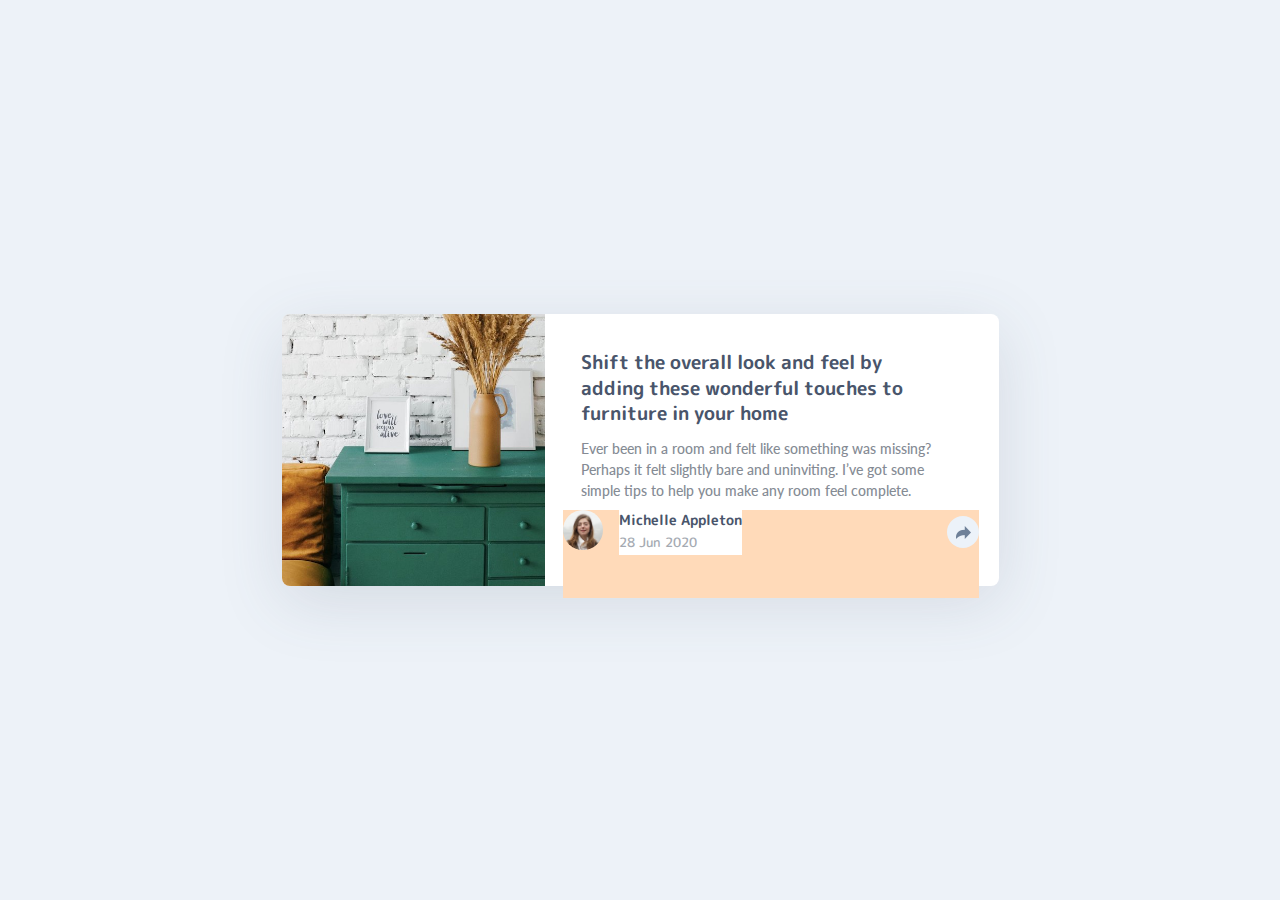
<file: article-preview-component-master/index.html>
<!DOCTYPE html>
<html lang="en">
<head>
  <meta charset="UTF-8">
  <meta name="viewport" content="width=device-width, initial-scale=1.0"> <!-- displays site properly based on user's device -->

  <link rel="icon" type="image/png" sizes="32x32" href="./images/favicon-32x32.png">
  <link href="https://fonts.googleapis.com/css2?family=Lato:wght@300;400;700;900&family=M+PLUS+Rounded+1c:wght@300;400;500;700;800&display=swap" rel="stylesheet">
  
  <link href="style.css" rel="stylesheet" type="text/css"/>  
<title>Frontend Mentor | Article preview component</title>

  <!-- Feel free to remove these styles or customise in your own stylesheet 👍 -->
  <style>
    .attribution { font-size: 11px; text-align: center; }
    .attribution a { color: hsl(228, 45%, 44%); }
  </style>
</head>
<body>
  <div class="fluid-container main">
    <div class="img-div">

    </div>
    <div class="text-content">
      <p class="heading">Shift the overall look and feel by adding these wonderful 
        touches to furniture in your home</p>
      <p class="content">
        Ever been in a room and felt like something was missing? Perhaps 
        it felt slightly bare and uninviting. I’ve got some simple tips 
        to help you make any room feel complete.
      </p>
    </div>
    <div class="footer">
        

      <div class="share-before">
       <img src="images/avatar-michelle.jpg" class="profile" height="40em" width="40em"/>
       <div class="details">
         <p class="name">Michelle Appleton</p>
         <p class="date">28 Jun 2020</p>
         
       </div>
     </div>
     <div class="share-after">
       <span class="text">S H A R E</span>
       <div class="social">
         <a href="https://www.facebook.com/"><img src="images/facebook.png" class="facebook icon"></a>
         <a href="https://twitter.com/RahaRishita"><img src="images/twitter.png" class="twitter icon"></a>
         <a href="https://in.pinterest.com/"><img src="images/pinterest.png" class="pinterest icon"></a>
         <div class="dialogue"></div>
       </div>
     </div>
     <button class="btn"><img src="./images/share-before.png" class="share-img"/></button>
   </div>
   
  
    <!--div class="attribution">
      Challenge by <a href="https://www.frontendmentor.io?ref=challenge" target="_blank">Frontend Mentor</a>. 
      Coded by <a href="#">Your Name Here</a>.
    </div-->
  </div>
  <script src="article.js"></script>
  
 
</body>
</html>
</file>
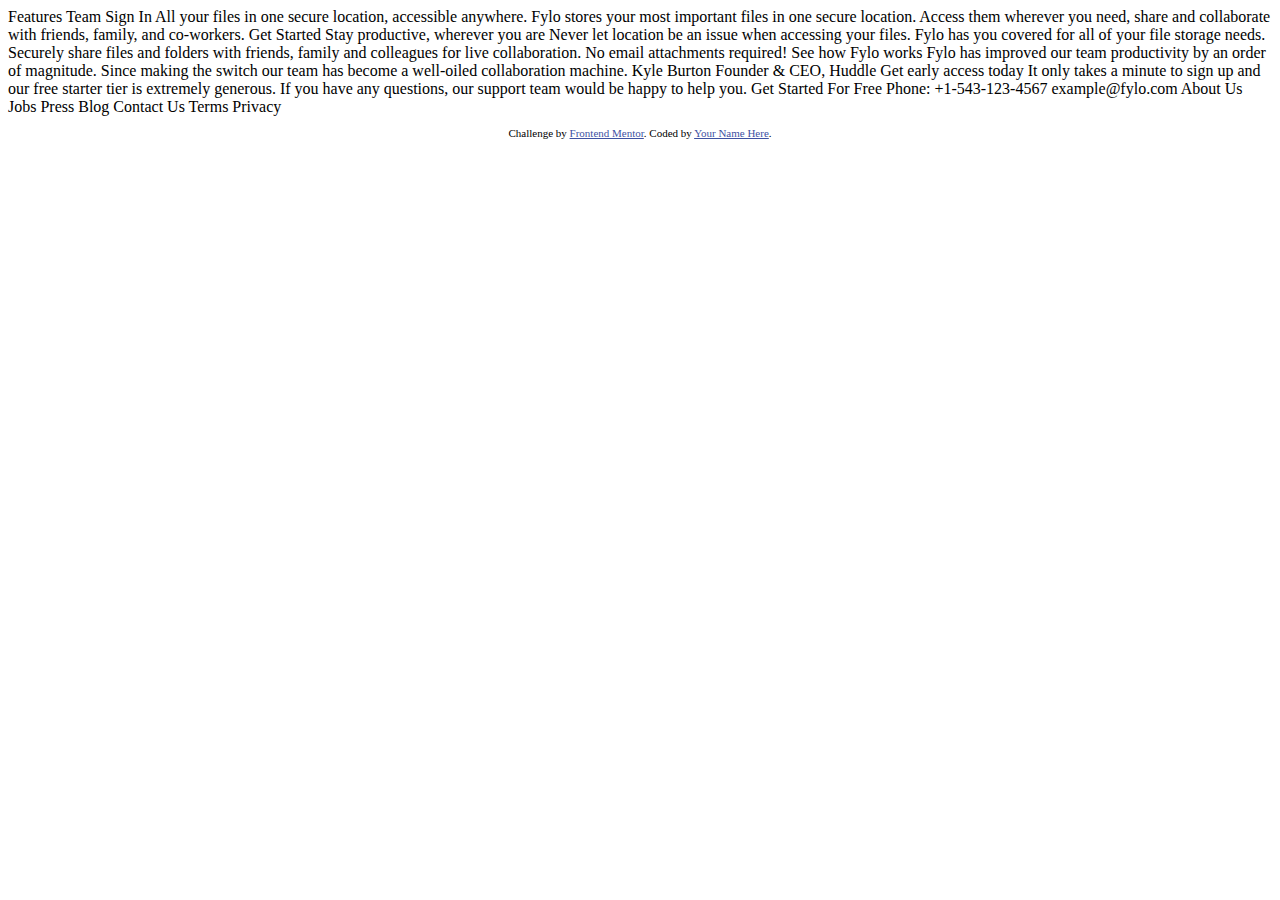
<file: fylo-landing-page-with-two-column-layout-master/index.html>
<!DOCTYPE html>
<html lang="en">
<head>
  <meta charset="UTF-8">
  <meta name="viewport" content="width=device-width, initial-scale=1.0"> <!-- displays site properly based on user's device -->

  <link rel="icon" type="image/png" sizes="32x32" href="./images/favicon-32x32.png">
  
  <title>Frontend Mentor | Fylo landing page with two column layout</title>

  <!-- Feel free to remove these styles or customise in your own stylesheet 👍 -->
  <style>
    .attribution { font-size: 11px; text-align: center; }
    .attribution a { color: hsl(228, 45%, 44%); }
  </style>
</head>
<body>

  Features
  Team
  Sign In

  All your files in one secure location, accessible anywhere.

  Fylo stores your most important files in one secure location. 
  Access them wherever you need, share and collaborate with friends, 
  family, and co-workers.

  Get Started

  Stay productive, wherever you are

  Never let location be an issue when accessing your files. Fylo has you 
  covered for all of your file storage needs.

  Securely share files and folders with friends, family and colleagues for 
  live collaboration. No email attachments required!

  See how Fylo works

  Fylo has improved our team productivity by an order of magnitude. Since 
  making the switch our team has become a well-oiled collaboration machine.

  Kyle Burton
  Founder & CEO, Huddle

  Get early access today

  It only takes a minute to sign up and our free starter tier is extremely generous. 
  If you have any questions, our support team would be happy to help you.

  Get Started For Free

  Phone: +1-543-123-4567
  example@fylo.com

  About Us
  Jobs
  Press
  Blog

  Contact Us
  Terms
  Privacy

  <footer>
    <p class="attribution">
      Challenge by <a href="https://www.frontendmentor.io?ref=challenge" target="_blank">Frontend Mentor</a>. 
      Coded by <a href="#">Your Name Here</a>.
    </p>
  </footer>
</body>
</html>
</file>
<file: article-preview-component-master/style.css>
* {
  padding: 0;
  margin: 0;
  -webkit-box-sizing: border-box;
          box-sizing: border-box;
}

body {
  display: -webkit-box;
  display: -ms-flexbox;
  display: flex;
  height: 100vh;
  width: 100vw;
  background-color: #edf2f8;
  font-family: 'Lato', sans-serif;
}

.main {
  background-color: white;
  border-radius: 1em 1em 0 0;
}

.heading {
  color: #49556b;
  font-weight: 700;
  font-size: 1.05rem;
  line-height: 1.5rem;
}

.content {
  color: #858b94;
  font-size: 0.88rem;
  font-weight: 500;
  line-height: 1.3rem;
}

.share-before {
  display: -webkit-box;
  display: -ms-flexbox;
  display: flex;
}

.profile {
  border-radius: 70%;
}

.footer {
  display: -webkit-box;
  display: -ms-flexbox;
  display: flex;
  background-color: white;
  width: 100%;
  height: 5.5em;
  margin-top: -0.5em;
}

.name {
  color: #49556b;
  font-size: 0.85rem;
  font-weight: 700;
}

.date {
  color: #a5aab2;
  font-size: 0.8rem;
  line-height: 1.6rem;
  font-weight: 500;
}

.details {
  padding-left: 1em;
}

.img-div {
  background-image: url("./images/drawers.jpg");
  background-position: center;
  background-repeat: no-repeat;
  background-size: 100% 100%;
}

/*media query start*/
@media screen and (min-aspect-ratio: 16 / 9), screen and (min-width: 768px) {
  /*for desktop*/
  body {
    display: -webkit-box;
    display: -ms-flexbox;
    display: flex;
    -webkit-box-pack: center;
        -ms-flex-pack: center;
            justify-content: center;
    -webkit-box-align: center;
        -ms-flex-align: center;
            align-items: center;
    background-color: #edf2f8;
    font-family: 'M PLUS Rounded 1c', sans-serif;
  }
  .share-after {
    display: none;
  }
  .main {
    display: -webkit-box;
    display: -ms-flexbox;
    display: flex;
    -webkit-box-orient: horizontal;
    -webkit-box-direction: normal;
        -ms-flex-direction: row;
            flex-direction: row;
    height: 272px;
    width: 717px;
    border-radius: 0.5em;
    -webkit-box-shadow: 0em 1em 4em rgba(73, 85, 107, 0.15);
            box-shadow: 0em 1em 4em rgba(73, 85, 107, 0.15);
  }
  .img-div {
    height: 100%;
    width: 47em;
    background-size: cover;
    background-position: unset;
    border-radius: 0.5em 0 0 0.5em;
  }
  .text-content {
    padding: 2.2em 3.5em 0 2.2em;
  }
  .footer {
    background-color: peachpuff;
    position: absolute;
    left: 44%;
    top: 57.5%;
    width: 32.5%;
    display: -webkit-box;
    display: -ms-flexbox;
    display: flex;
    -webkit-box-pack: justify;
        -ms-flex-pack: justify;
            justify-content: space-between;
  }
  .heading {
    font-size: 1.2rem;
    line-height: 1.6rem;
    margin-bottom: 0.7em;
  }
  .content {
    font-family: 'Lato', sans-serif;
    font-weight: 500;
  }
}

@media screen and (max-aspect-ratio: 9 / 16), screen and (max-width: 390px) {
  /*for mobile*/
  body {
    background-color: #edf2f8;
  }
  .img-div {
    border-radius: 1em 1em 0 0;
    height: 50%;
    width: 100%;
  }
  .main {
    width: 67em;
    height: 67%;
    margin: 4em 2em 4em 2em;
  }
  .text-content {
    padding: 2.1em 1.8em 0 1.5em;
  }
  .content {
    margin: 0.7em 0 0.7em 0;
  }
  .share-before {
    -webkit-box-orient: horizontal;
    -webkit-box-direction: normal;
        -ms-flex-direction: row;
            flex-direction: row;
  }
  .footer {
    padding: 1.7em 0 0 2em;
    border-radius: 0 0 1em 1em;
  }
  .share-after {
    position: absolute;
    display: -webkit-box;
    display: -ms-flexbox;
    display: flex;
    -webkit-box-orient: horizontal;
    -webkit-box-direction: normal;
        -ms-flex-direction: row;
            flex-direction: row;
    border-radius: 0 0 1em 1em;
    background-color: #49556b;
    height: 4.8em;
    margin-top: -0.7em;
    left: 2.2em;
    padding: 1.7em 0 0 2em;
    min-width: 83%;
    font-family: 'Segoe UI', Tahoma, Geneva, Verdana, sans-serif;
    font-size: 0.9em;
    color: #818da3;
    font-weight: 500;
    -webkit-transform: scaleY(0);
            transform: scaleY(0);
    opacity: 0;
    -webkit-transition: all 200ms ease-in;
    transition: all 200ms ease-in;
  }
  .social {
    margin-left: 1.8em;
  }
  .icon {
    margin-right: 0.9em;
  }
}

/*end of media query*/
p {
  margin: 0;
  background-color: white;
}

/*rgb(236, 239, 244);*/
.btn {
  display: -webkit-box;
  display: -ms-flexbox;
  display: flex;
  -webkit-appearance: none;
     -moz-appearance: none;
          appearance: none;
  border: none;
  background-color: #ecf2f9;
  height: 2.4em;
  width: 2.4em;
  border-radius: 70%;
  margin-left: 3.5em;
  margin-top: 0.5em;
  -webkit-box-pack: center;
      -ms-flex-pack: center;
          justify-content: center;
  -webkit-box-align: center;
      -ms-flex-align: center;
          align-items: center;
  cursor: pointer;
  -webkit-transform: scale(1);
          transform: scale(1);
  -webkit-transition: all 200ms ease;
  transition: all 200ms ease;
}

.btn .share-img {
  pointer-events: none;
}

.btn:focus {
  outline: none;
  -webkit-transition: all 200ms ease;
  transition: all 200ms ease;
}
/*# sourceMappingURL=style.css.map */
</file>
